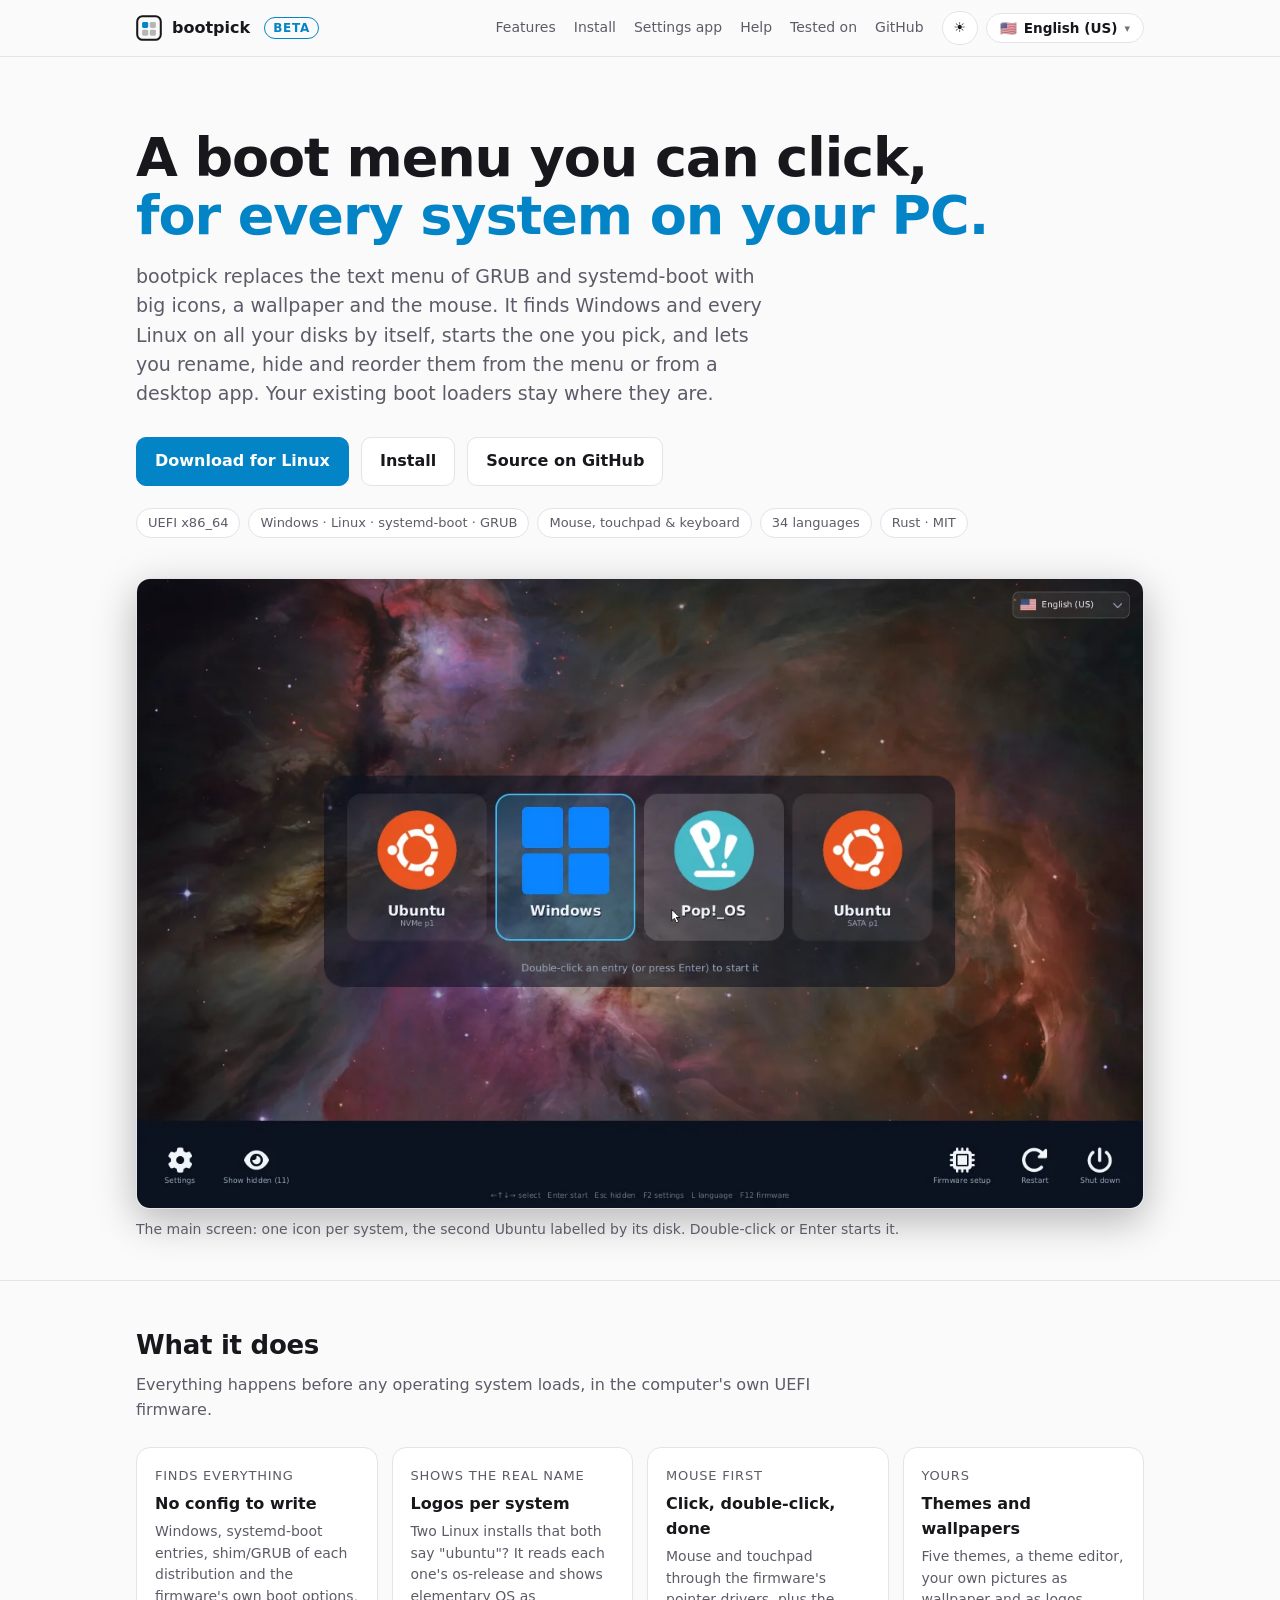
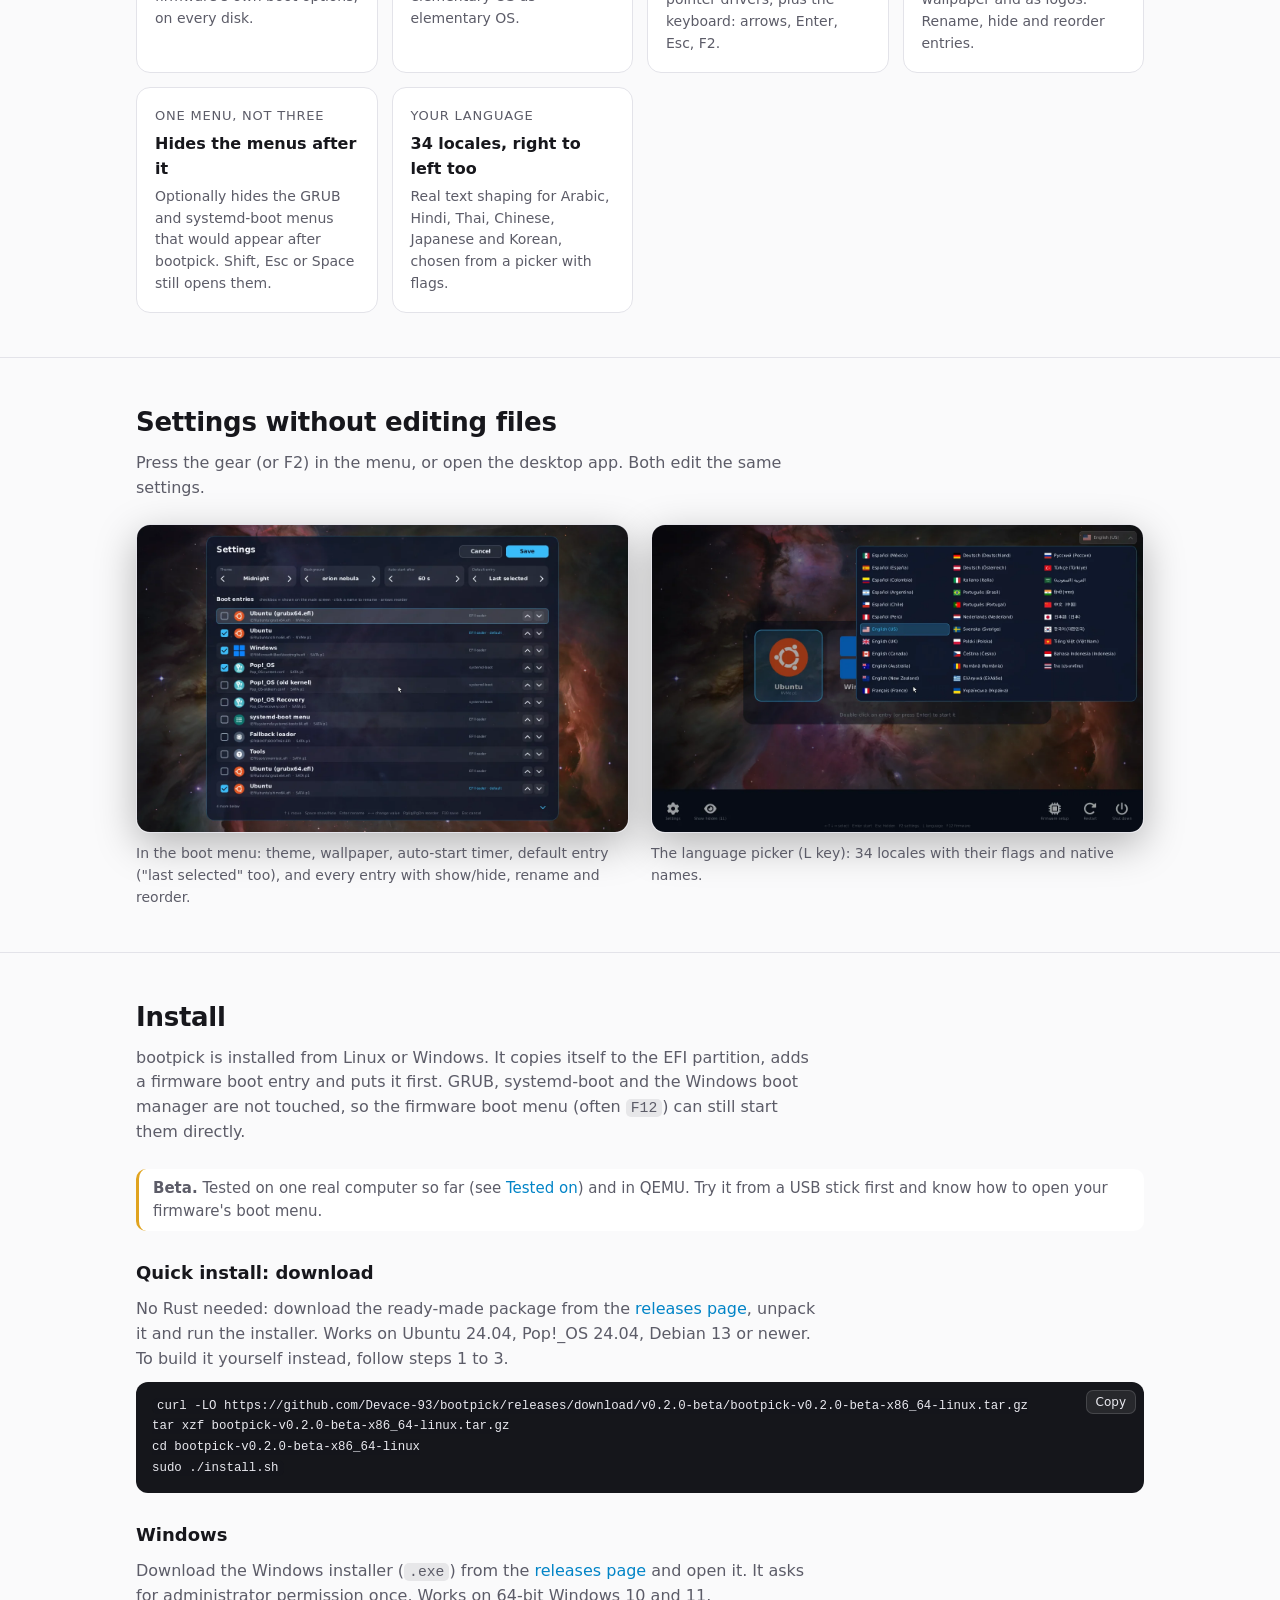
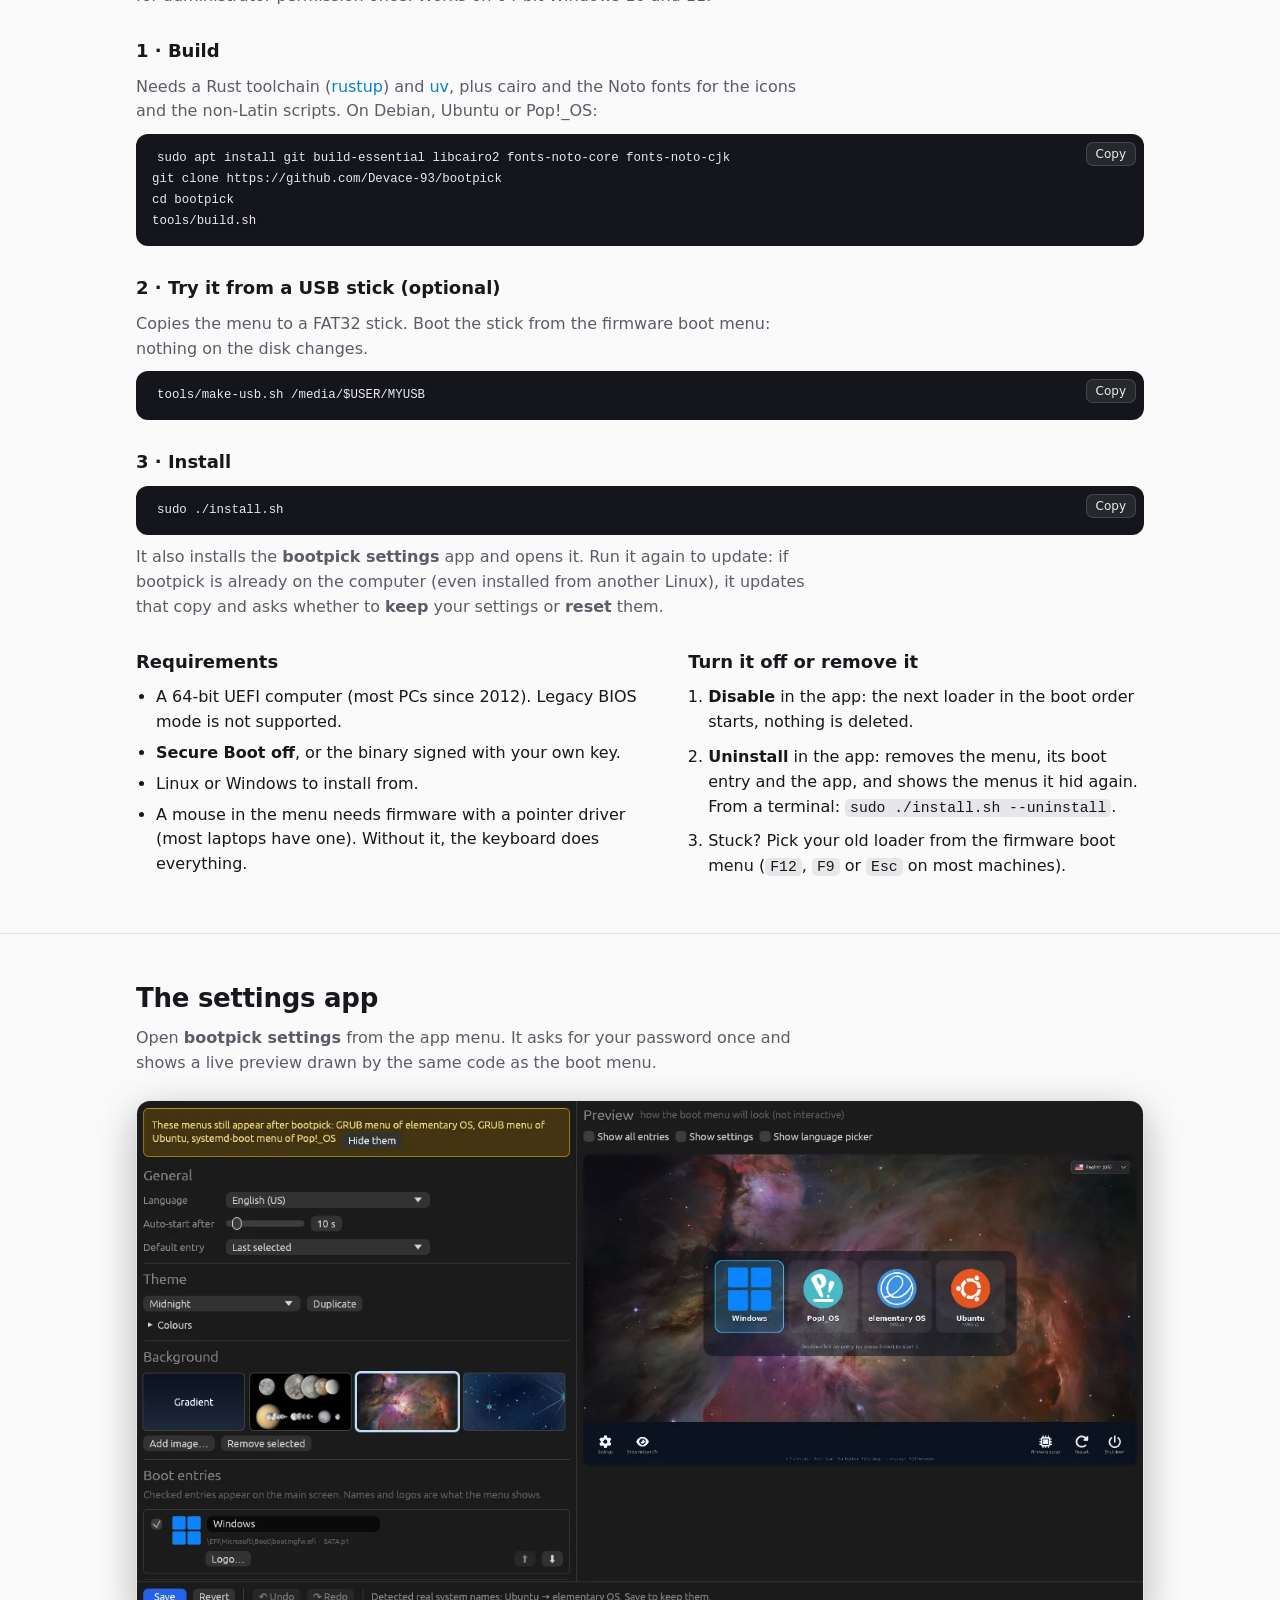
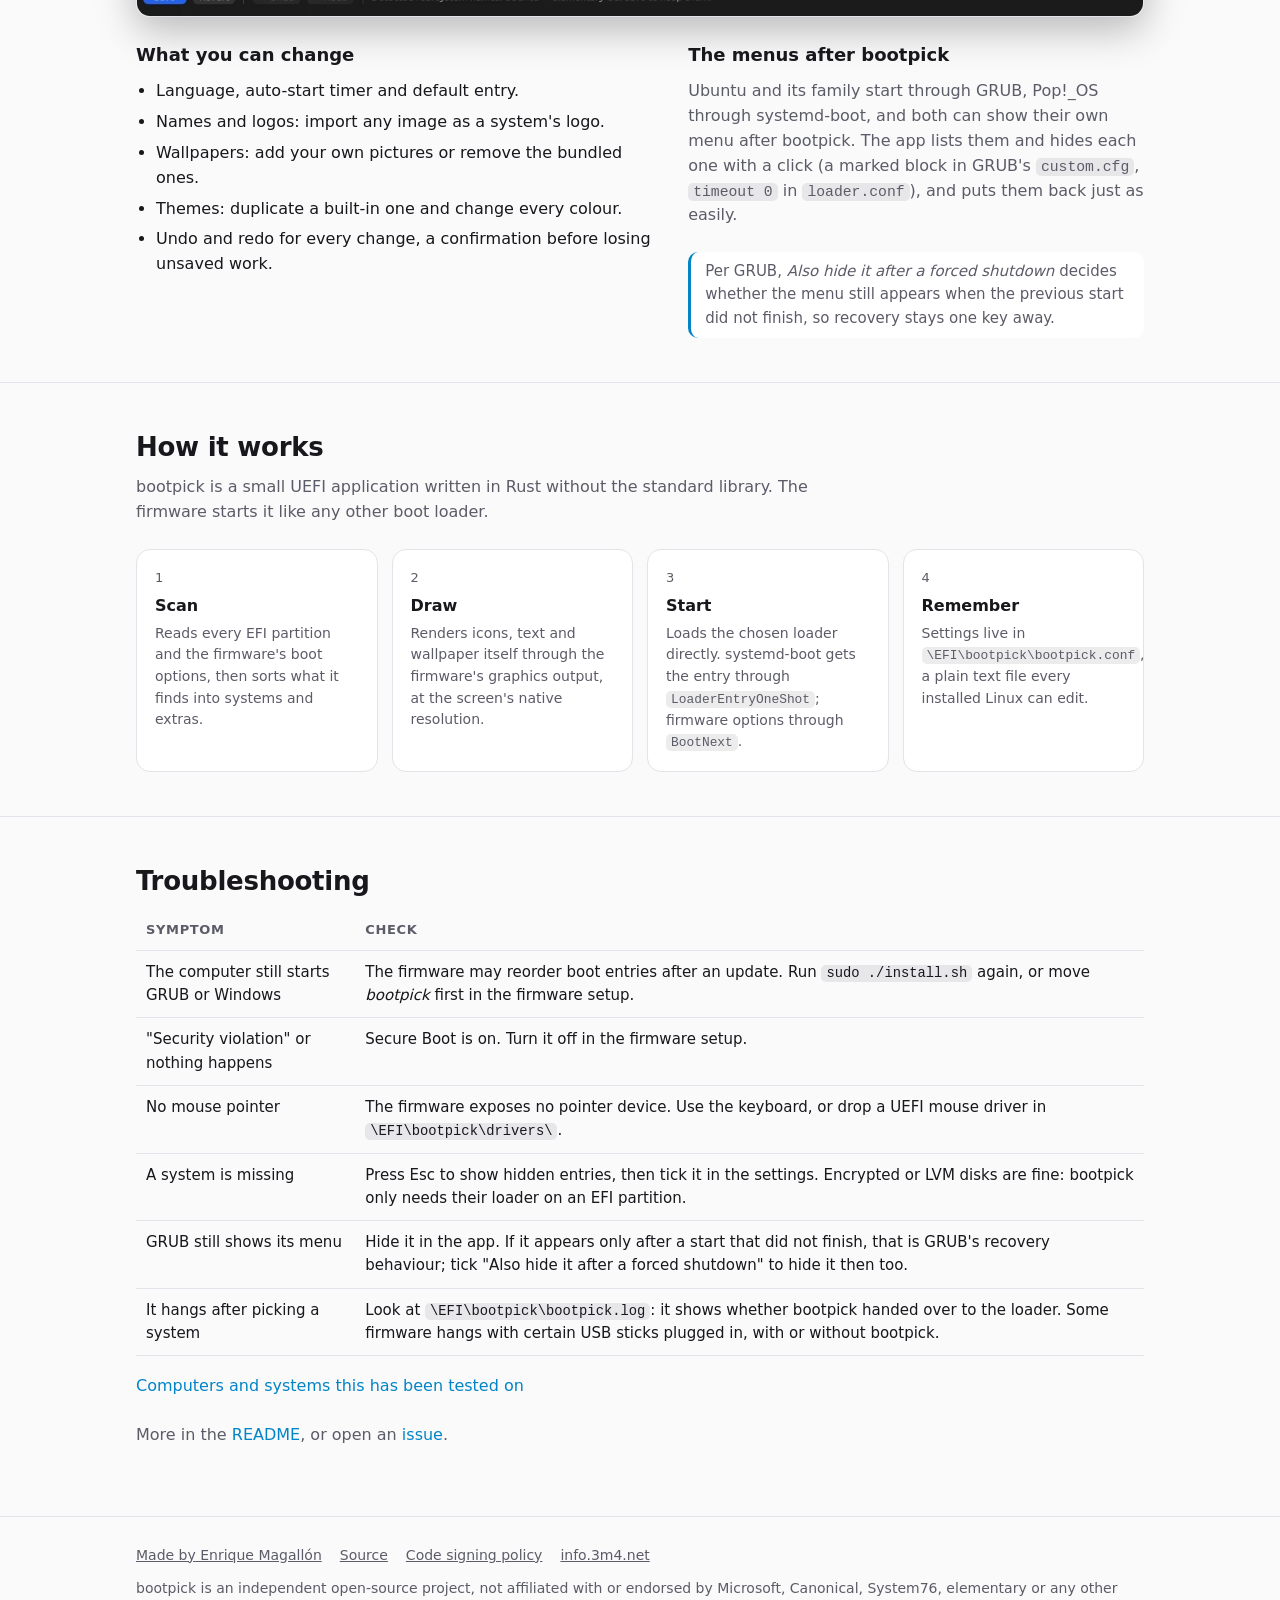
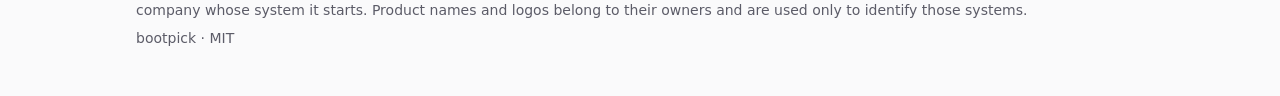
<file: site/index.html>
<!doctype html>
<html lang="en">
<head>
<meta charset="utf-8">
<meta name="viewport" content="width=device-width, initial-scale=1">
<title>bootpick — a boot menu you can click</title>
<meta name="description" content="bootpick is a mouse-driven, themeable UEFI boot menu for computers with several operating systems: big icons, wallpapers, 34 languages and a desktop settings app. Open source, written in Rust.">
<link rel="canonical" href="https://bootpick.3m4.net/">
<meta name="robots" content="index, follow">
<meta name="theme-color" content="#0284c7">
<meta property="og:type" content="website">
<meta property="og:site_name" content="bootpick">
<meta property="og:title" content="bootpick — a boot menu you can click">
<meta property="og:description" content="A mouse-driven, themeable UEFI boot menu for computers with several operating systems. Big icons, wallpapers, 34 languages, a desktop settings app.">
<meta property="og:url" content="https://bootpick.3m4.net/">
<meta property="og:image" content="https://bootpick.3m4.net/og-image.png">
<meta property="og:image:width" content="1200">
<meta property="og:image:height" content="630">
<meta name="twitter:card" content="summary_large_image">
<meta name="twitter:title" content="bootpick — a boot menu you can click">
<meta name="twitter:description" content="A mouse-driven, themeable UEFI boot menu for computers with several operating systems.">
<meta name="twitter:image" content="https://bootpick.3m4.net/og-image.png">
<link rel="icon" type="image/svg+xml" href="icon.svg">
<script>
  // Apply the saved theme override before first paint to avoid a flash.
  // Shared key with the other 3m4.net pages.
  try {
    const theme = localStorage.getItem('3m4.theme');
    if (theme === 'light' || theme === 'dark') document.documentElement.dataset.theme = theme;
  } catch (e) {}
</script>
<link rel="stylesheet" href="style.css">
<!-- retro feedback widget (bug reports, feedback, feature requests). The project key is public by design; it follows 3m4.theme / 3m4.lang. -->
<script src="https://retro.3m4.net/widget.js" data-project-key="retro_pub_j2QmjNJlqdsqKggZVrDSzuRmM9dBihtj" defer></script>
<!-- metrics web analytics (page views, visitors, referrers, devices; cookie-less). The project key is public by design. -->
<script src="https://metrics.3m4.net/m.js" data-key="metrics_pub_OiicdFxKsFjJmqiQndk4afrNDEcoHNZL" defer></script>
<!-- oops error tracking (uncaught errors, rejected promises, breadcrumbs). The project key is public by design. -->
<script src="https://oops.3m4.net/o.js" data-key="oops_pub_1VTlQ1X-vb_dtvJ0mjvNyHWsTnKVTIP7" data-env="production" defer></script>
<!-- payments "Buy me a beer" buttons (pay.js renders one button per tag into its data-mount; both share window.m4pay).
     The label is localized by i18n.js (key supportLabel): it rewrites data-label on these tags and pay.js re-renders on
     <html lang> changes. pay.js hides itself for viewers who are not allowed to donate, so the mounts may stay empty. -->
<script id="support-pay" src="https://payments.3m4.net/pay.js" data-app="bootpick" data-kind="donate" data-currency="usd" data-amount="500" data-label="Buy me a beer 🍺" data-mount="#support" defer></script>
<script id="support-pay-hero" src="https://payments.3m4.net/pay.js" data-app="bootpick" data-kind="donate" data-currency="usd" data-amount="500" data-label="Buy me a beer 🍺" data-mount="#support-hero" defer></script>
<!-- payments supporters list (footer): opted-in donors plus public GitHub sponsors. pay.js renders nothing while the list is empty. -->
<script id="supporters-pay" src="https://payments.3m4.net/pay.js" data-app="bootpick" data-kind="supporters" data-limit="24" data-label="Thanks to our supporters" data-mount="#supporters" defer></script>
</head>
<body>

<header class="top">
  <div class="wrap">
    <a class="brand" href="#">
      <svg viewBox="0 0 128 128" aria-hidden="true"><rect x="6" y="6" width="116" height="116" rx="26" fill="none" stroke="currentColor" stroke-width="10"/><rect x="30" y="34" width="30" height="30" rx="7" fill="var(--accent)"/><rect x="68" y="34" width="30" height="30" rx="7" fill="currentColor" opacity=".3"/><rect x="30" y="72" width="30" height="30" rx="7" fill="currentColor" opacity=".3"/><rect x="68" y="72" width="30" height="30" rx="7" fill="currentColor" opacity=".3"/></svg>
      bootpick <span class="beta">beta</span>
    </a>
    <nav>
      <a href="#features" class="hide-sm" data-i18n="navFeatures">Features</a>
      <a href="#install" class="hide-sm" data-i18n="navInstall">Install</a>
      <a href="#app" class="hide-sm" data-i18n="navApp">Settings app</a>
      <a href="#help" class="hide-sm" data-i18n="navHelp">Help</a>
      <a href="tested/" class="hide-sm" data-i18n="navTested">Tested on</a>
      <a href="https://github.com/Devace-93/bootpick" class="hide-sm">GitHub</a>
      <div class="top-controls">
        <button id="theme-toggle" type="button" aria-label="Theme">🌙</button>
        <div id="lang-sel"></div>
      </div>
    </nav>
  </div>
</header>

<main>
  <div class="wrap hero">
    <h1><span data-i18n="heroTitle">A boot menu you can click,</span><br><span class="accent" data-i18n="heroTitleAccent">for every system on your PC.</span></h1>
    <p class="lead" data-i18n="heroLede">
      bootpick replaces the text menu of GRUB and systemd-boot with big icons, a wallpaper and the mouse.
      It finds Windows and every Linux on all your disks by itself, starts the one you pick, and lets you rename,
      hide and reorder them from the menu or from a desktop app. Your existing boot loaders stay where they are.
    </p>
    <div class="cta">
      <a class="btn primary" href="#install" data-download data-i18n="ctaDownload">Download</a>
      <a class="btn" href="#install" data-i18n="ctaInstall">Install</a>
      <a class="btn" href="https://github.com/Devace-93/bootpick" data-i18n="ctaSource">Source on GitHub</a>
      <span id="support-hero"></span>
    </div>
    <div class="pills">
      <span class="pill">UEFI x86_64</span>
      <span class="pill">Windows · Linux · systemd-boot · GRUB</span>
      <span class="pill" data-i18n="pillMouse">Mouse, touchpad &amp; keyboard</span>
      <span class="pill" data-i18n="pillLangs">34 languages</span>
      <span class="pill">Rust · MIT</span>
    </div>
    <figure class="shot hero-shot">
      <img src="img/menu.webp" width="1280" height="800" alt="bootpick main screen: Ubuntu, Windows, Pop!_OS and a second Ubuntu as big icons over a nebula wallpaper" data-i18n-alt="altMenu">
      <figcaption data-i18n="capMenu">The main screen: one icon per system, the second Ubuntu labelled by its disk. Double-click or Enter starts it.</figcaption>
    </figure>
  </div>

  <section id="features">
    <div class="wrap">
      <h2 data-i18n="featuresTitle">What it does</h2>
      <p class="sub" data-i18n="featuresSub">Everything happens before any operating system loads, in the computer's own UEFI firmware.</p>
      <div class="grid">
        <div class="card"><div class="g" data-i18n="f1k">Finds everything</div><div class="r" data-i18n="f1r">No config to write</div><div class="n" data-i18n="f1n">Windows, systemd-boot entries, shim/GRUB of each distribution and the firmware's own boot options, on every disk.</div></div>
        <div class="card"><div class="g" data-i18n="f2k">Shows the real name</div><div class="r" data-i18n="f2r">Logos per system</div><div class="n" data-i18n="f2n">Two Linux installs that both say "ubuntu"? It reads each one's os-release and shows elementary OS as elementary OS.</div></div>
        <div class="card"><div class="g" data-i18n="f3k">Mouse first</div><div class="r" data-i18n="f3r">Click, double-click, done</div><div class="n" data-i18n="f3n">Mouse and touchpad through the firmware's pointer drivers, plus the keyboard: arrows, Enter, Esc, F2.</div></div>
        <div class="card"><div class="g" data-i18n="f4k">Yours</div><div class="r" data-i18n="f4r">Themes and wallpapers</div><div class="n" data-i18n="f4n">Five themes, a theme editor, your own pictures as wallpaper and as logos. Rename, hide and reorder entries.</div></div>
        <div class="card"><div class="g" data-i18n="f5k">One menu, not three</div><div class="r" data-i18n="f5r">Hides the menus after it</div><div class="n" data-i18n="f5n">Optionally hides the GRUB and systemd-boot menus that would appear after bootpick. Shift, Esc or Space still opens them.</div></div>
        <div class="card"><div class="g" data-i18n="f6k">Your language</div><div class="r" data-i18n="f6r">34 locales, right to left too</div><div class="n" data-i18n="f6n">Real text shaping for Arabic, Hindi, Thai, Chinese, Japanese and Korean, chosen from a picker with flags.</div></div>
      </div>
    </div>
  </section>

  <section id="screens">
    <div class="wrap">
      <h2 data-i18n="screensTitle">Settings without editing files</h2>
      <p class="sub" data-i18n="screensSub">Press the gear (or F2) in the menu, or open the desktop app. Both edit the same settings.</p>
      <div class="gallery">
        <figure class="shot">
          <img src="img/settings.webp" width="1280" height="800" loading="lazy" alt="Settings screen inside the boot menu with theme, background, timer and default entry pickers and the list of boot entries" data-i18n-alt="altSettings">
          <figcaption data-i18n="capSettings">In the boot menu: theme, wallpaper, auto-start timer, default entry ("last selected" too), and every entry with show/hide, rename and reorder.</figcaption>
        </figure>
        <figure class="shot">
          <img src="img/languages.webp" width="1280" height="800" loading="lazy" alt="Language picker with country flags over the boot menu" data-i18n-alt="altLangs">
          <figcaption data-i18n="capLangs">The language picker (L key): 34 locales with their flags and native names.</figcaption>
        </figure>
      </div>
    </div>
  </section>

  <section id="install">
    <div class="wrap">
      <h2 data-i18n="installTitle">Install</h2>
      <p class="sub" data-i18n-html="installSub">bootpick is installed from Linux or Windows. It copies itself to the EFI partition, adds a firmware boot entry and puts it first. GRUB, systemd-boot and the Windows boot manager are not touched, so the firmware boot menu (often <code>F12</code>) can still start them directly.</p>
      <div class="note warn" data-i18n-html="betaNote"><strong>Beta.</strong> Tested on one real computer so far (see <a href="tested/">Tested on</a>) and in QEMU. Try it from a USB stick first and know how to open your firmware's boot menu.</div>

      <h3 data-i18n="dlTitle">Quick install: download</h3>
      <p class="sub" style="margin-bottom:10px" data-i18n-html="dlSub">No Rust needed: download the ready-made package from the <a href="https://github.com/Devace-93/bootpick/releases">releases page</a>, unpack it and run the installer. Works on Ubuntu 24.04, Pop!_OS 24.04, Debian 13 or newer. To build it yourself instead, follow steps 1 to 3.</p>
      <pre><code>curl -LO https://github.com/Devace-93/bootpick/releases/download/v0.2.0-beta/bootpick-v0.2.0-beta-x86_64-linux.tar.gz
tar xzf bootpick-v0.2.0-beta-x86_64-linux.tar.gz
cd bootpick-v0.2.0-beta-x86_64-linux
sudo ./install.sh</code></pre>

      <h3>Windows</h3>
      <p class="sub" style="margin-bottom:10px" data-i18n-html="dlWinSub">Download the Windows installer (<code>.exe</code>) from the <a href="https://github.com/Devace-93/bootpick/releases">releases page</a> and open it. It asks for administrator permission once. Works on 64-bit Windows 10 and 11.</p>

      <h3 data-i18n="buildTitle">1 · Build</h3>
      <p class="sub" style="margin-bottom:10px" data-i18n-html="buildSub">Needs a Rust toolchain (<a href="https://rustup.rs">rustup</a>) and <a href="https://docs.astral.sh/uv/">uv</a>, plus cairo and the Noto fonts for the icons and the non-Latin scripts. On Debian, Ubuntu or Pop!_OS:</p>
      <pre><code>sudo apt install git build-essential libcairo2 fonts-noto-core fonts-noto-cjk
git clone https://github.com/Devace-93/bootpick
cd bootpick
tools/build.sh</code></pre>

      <h3 data-i18n="usbTitle">2 · Try it from a USB stick (optional)</h3>
      <p class="sub" style="margin-bottom:10px" data-i18n-html="usbSub">Copies the menu to a FAT32 stick. Boot the stick from the firmware boot menu: nothing on the disk changes.</p>
      <pre><code>tools/make-usb.sh /media/$USER/MYUSB</code></pre>

      <h3 data-i18n="installStepTitle">3 · Install</h3>
      <pre><code>sudo ./install.sh</code></pre>
      <p class="sub" style="margin-top:10px" data-i18n-html="installStepSub">It also installs the <strong>bootpick settings</strong> app and opens it. Run it again to update: if bootpick is already on the computer (even installed from another Linux), it updates that copy and asks whether to <strong>keep</strong> your settings or <strong>reset</strong> them.</p>

      <div class="two" style="margin-top:28px">
        <div>
          <h3 style="margin-top:0" data-i18n="reqTitle">Requirements</h3>
          <ul class="plain">
            <li data-i18n="req1">A 64-bit UEFI computer (most PCs since 2012). Legacy BIOS mode is not supported.</li>
            <li data-i18n-html="req2"><strong>Secure Boot off</strong>, or the binary signed with your own key.</li>
            <li data-i18n="req3">Linux or Windows to install from.</li>
            <li data-i18n="req4">A mouse in the menu needs firmware with a pointer driver (most laptops have one). Without it, the keyboard does everything.</li>
          </ul>
        </div>
        <div>
          <h3 style="margin-top:0" data-i18n="removeTitle">Turn it off or remove it</h3>
          <ol class="steps">
            <li data-i18n-html="rm1"><strong>Disable</strong> in the app: the next loader in the boot order starts, nothing is deleted.</li>
            <li data-i18n-html="rm2"><strong>Uninstall</strong> in the app: removes the menu, its boot entry and the app, and shows the menus it hid again. From a terminal: <code>sudo ./install.sh --uninstall</code>.</li>
            <li data-i18n-html="rm3">Stuck? Pick your old loader from the firmware boot menu (<code>F12</code>, <code>F9</code> or <code>Esc</code> on most machines).</li>
          </ol>
        </div>
      </div>
    </div>
  </section>

  <section id="app">
    <div class="wrap">
      <h2 data-i18n="appTitle">The settings app</h2>
      <p class="sub" data-i18n-html="appSub">Open <strong>bootpick settings</strong> from the app menu. It asks for your password once and shows a live preview drawn by the same code as the boot menu.</p>
      <figure class="shot">
        <img src="img/app.webp" width="1280" height="656" loading="lazy" alt="bootpick settings desktop app with general settings, theme, backgrounds and boot entries on the left and a live preview of the menu on the right" data-i18n-alt="altApp">
      </figure>
      <div class="two" style="margin-top:24px">
        <div>
          <h3 style="margin-top:0" data-i18n="whatTitle">What you can change</h3>
          <ul class="plain">
            <li data-i18n="w1">Language, auto-start timer and default entry.</li>
            <li data-i18n="w2">Names and logos: import any image as a system's logo.</li>
            <li data-i18n="w3">Wallpapers: add your own pictures or remove the bundled ones.</li>
            <li data-i18n="w4">Themes: duplicate a built-in one and change every colour.</li>
            <li data-i18n="w5">Undo and redo for every change, a confirmation before losing unsaved work.</li>
          </ul>
        </div>
        <div>
          <h3 style="margin-top:0" data-i18n="menusTitle">The menus after bootpick</h3>
          <p class="sub" data-i18n-html="menusSub">Ubuntu and its family start through GRUB, Pop!_OS through systemd-boot, and both can show their own menu after bootpick. The app lists them and hides each one with a click (a marked block in GRUB's <code>custom.cfg</code>, <code>timeout 0</code> in <code>loader.conf</code>), and puts them back just as easily.</p>
          <div class="note" data-i18n-html="menusNote">Per GRUB, <em>Also hide it after a forced shutdown</em> decides whether the menu still appears when the previous start did not finish, so recovery stays one key away.</div>
        </div>
      </div>
    </div>
  </section>

  <section id="how">
    <div class="wrap">
      <h2 data-i18n="howTitle">How it works</h2>
      <p class="sub" data-i18n="howSub">bootpick is a small UEFI application written in Rust without the standard library. The firmware starts it like any other boot loader.</p>
      <div class="grid">
        <div class="card"><div class="g">1</div><div class="r" data-i18n="h1r">Scan</div><div class="n" data-i18n="h1n">Reads every EFI partition and the firmware's boot options, then sorts what it finds into systems and extras.</div></div>
        <div class="card"><div class="g">2</div><div class="r" data-i18n="h2r">Draw</div><div class="n" data-i18n="h2n">Renders icons, text and wallpaper itself through the firmware's graphics output, at the screen's native resolution.</div></div>
        <div class="card"><div class="g">3</div><div class="r" data-i18n="h3r">Start</div><div class="n" data-i18n-html="h3n">Loads the chosen loader directly. systemd-boot gets the entry through <code>LoaderEntryOneShot</code>; firmware options through <code>BootNext</code>.</div></div>
        <div class="card"><div class="g">4</div><div class="r" data-i18n="h4r">Remember</div><div class="n" data-i18n-html="h4n">Settings live in <code>\EFI\bootpick\bootpick.conf</code>, a plain text file every installed Linux can edit.</div></div>
      </div>
    </div>
  </section>

  <section id="help">
    <div class="wrap">
      <h2 data-i18n="helpTitle">Troubleshooting</h2>
      <div class="tbl">
        <table>
          <tr><th data-i18n="thSymptom">Symptom</th><th data-i18n="thCheck">Check</th></tr>
          <tr><td data-i18n="s1">The computer still starts GRUB or Windows</td><td data-i18n-html="c1">The firmware may reorder boot entries after an update. Run <code>sudo ./install.sh</code> again, or move <em>bootpick</em> first in the firmware setup.</td></tr>
          <tr><td data-i18n="s2">"Security violation" or nothing happens</td><td data-i18n="c2">Secure Boot is on. Turn it off in the firmware setup.</td></tr>
          <tr><td data-i18n="s3">No mouse pointer</td><td data-i18n-html="c3">The firmware exposes no pointer device. Use the keyboard, or drop a UEFI mouse driver in <code>\EFI\bootpick\drivers\</code>.</td></tr>
          <tr><td data-i18n="s4">A system is missing</td><td data-i18n="c4">Press Esc to show hidden entries, then tick it in the settings. Encrypted or LVM disks are fine: bootpick only needs their loader on an EFI partition.</td></tr>
          <tr><td data-i18n="s5">GRUB still shows its menu</td><td data-i18n="c5">Hide it in the app. If it appears only after a start that did not finish, that is GRUB's recovery behaviour; tick "Also hide it after a forced shutdown" to hide it then too.</td></tr>
          <tr><td data-i18n="s6">It hangs after picking a system</td><td data-i18n-html="c6">Look at <code>\EFI\bootpick\bootpick.log</code>: it shows whether bootpick handed over to the loader. Some firmware hangs with certain USB sticks plugged in, with or without bootpick.</td></tr>
        </table>
      </div>
      <p class="sub" style="margin-top:18px"><a href="tested/" data-i18n="testedLink">Computers and systems this has been tested on</a></p>
      <p class="sub" style="margin-top:18px" data-i18n-html="helpMore">More in the <a href="https://github.com/Devace-93/bootpick#troubleshooting">README</a>, or open an <a href="https://github.com/Devace-93/bootpick/issues">issue</a>.</p>
    </div>
  </section>
</main>

<footer>
  <div class="wrap">
    <div id="supporters"></div>
    <div id="support"></div>
    <p class="links">
      <a href="https://www.linkedin.com/in/enrique-magallon/" target="_blank" rel="noopener noreferrer"><span data-i18n="madeBy">Made by</span> Enrique Magallón</a>
      <a href="https://github.com/Devace-93/bootpick" data-i18n="source">Source</a>
      <a href="code-signing-policy.html">Code signing policy</a>
      <a href="https://info.3m4.net">info.3m4.net</a>
    </p>
    <p data-i18n="disclaimer">bootpick is an independent open-source project, not affiliated with or endorsed by Microsoft, Canonical, System76, elementary or any other company whose system it starts. Product names and logos belong to their owners and are used only to identify those systems.</p>
    <p>bootpick · MIT</p>
  </div>
</footer>

<script src="i18n.js"></script>
<script src="download.js"></script>
<script>
  // Copy buttons
  document.querySelectorAll('pre').forEach(pre => {
    const b = document.createElement('button');
    b.className = 'copy'; b.type = 'button'; b.textContent = 'Copy';
    b.addEventListener('click', async () => {
      try {
        await navigator.clipboard.writeText(pre.querySelector('code').innerText);
        b.textContent = BootpickI18n.t('copied'); b.classList.add('done');
        setTimeout(() => { b.textContent = BootpickI18n.t('copy'); b.classList.remove('done'); }, 1500);
      } catch (e) { b.textContent = 'Select & copy'; }
    });
    pre.appendChild(b);
  });

  BootpickI18n.init();
</script>
</body>
</html>
</file>
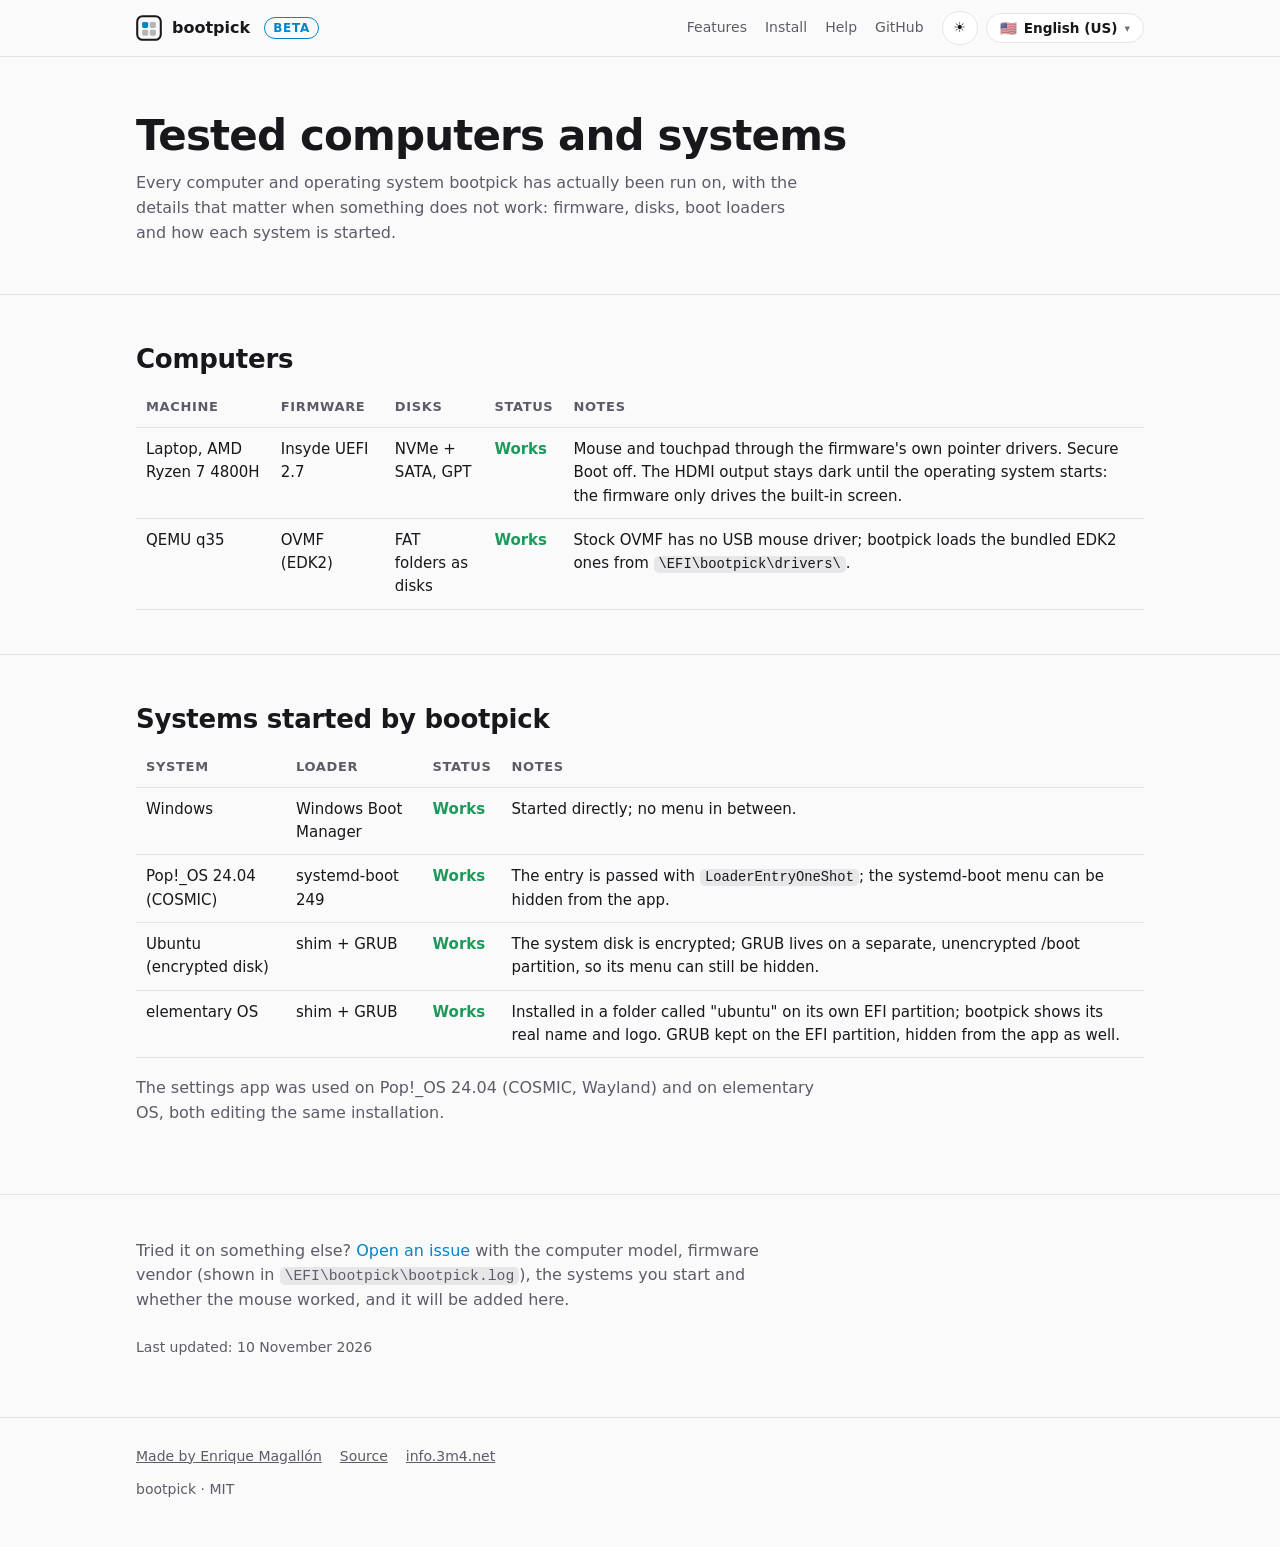
<file: site/tested/index.html>
<!doctype html>
<html lang="en" data-page="tested">
<head>
<meta charset="utf-8">
<meta name="viewport" content="width=device-width, initial-scale=1">
<title>bootpick — Tested computers and systems</title>
<meta name="description" content="Computers, firmware and operating systems bootpick has been tested on: firmware vendor, disks, boot loaders and results.">
<link rel="canonical" href="https://bootpick.3m4.net/tested/">
<meta name="robots" content="index, follow">
<meta name="theme-color" content="#0284c7">
<meta property="og:type" content="website">
<meta property="og:site_name" content="bootpick">
<meta property="og:title" content="bootpick — Tested computers and systems">
<meta property="og:description" content="Computers, firmware and operating systems bootpick has been tested on.">
<meta property="og:url" content="https://bootpick.3m4.net/tested/">
<meta property="og:image" content="https://bootpick.3m4.net/og-image.png">
<meta name="twitter:card" content="summary_large_image">
<link rel="icon" type="image/svg+xml" href="../icon.svg">
<script>
  // Apply the saved theme override before first paint to avoid a flash.
  try {
    const theme = localStorage.getItem('3m4.theme');
    if (theme === 'light' || theme === 'dark') document.documentElement.dataset.theme = theme;
  } catch (e) {}
</script>
<link rel="stylesheet" href="../style.css">
<style>
  .page { padding-top: 56px; padding-bottom: 24px; }
  .page h1 { font-size: clamp(28px, 4.5vw, 42px); line-height: 1.1; margin: 0 0 12px; letter-spacing: -0.02em; }
  .ok { color: var(--ok); font-weight: 600; white-space: nowrap; }
  .meta { color: var(--fg-muted); font-size: 14px; }
</style>
<script src="https://metrics.3m4.net/m.js" data-key="metrics_pub_OiicdFxKsFjJmqiQndk4afrNDEcoHNZL" defer></script>
<script src="https://oops.3m4.net/o.js" data-key="oops_pub_1VTlQ1X-vb_dtvJ0mjvNyHWsTnKVTIP7" data-env="production" defer></script>
</head>
<body>
<header class="top">
  <div class="wrap">
    <a class="brand" href="../">
      <svg viewBox="0 0 128 128" aria-hidden="true"><rect x="6" y="6" width="116" height="116" rx="26" fill="none" stroke="currentColor" stroke-width="10"/><rect x="30" y="34" width="30" height="30" rx="7" fill="var(--accent)"/><rect x="68" y="34" width="30" height="30" rx="7" fill="currentColor" opacity=".3"/><rect x="30" y="72" width="30" height="30" rx="7" fill="currentColor" opacity=".3"/><rect x="68" y="72" width="30" height="30" rx="7" fill="currentColor" opacity=".3"/></svg>
      bootpick <span class="beta">beta</span>
    </a>
    <nav>
      <a href="../#features" class="hide-sm" data-i18n="navFeatures">Features</a>
      <a href="../#install" class="hide-sm" data-i18n="navInstall">Install</a>
      <a href="../#help" class="hide-sm" data-i18n="navHelp">Help</a>
      <a href="https://github.com/Devace-93/bootpick" class="hide-sm">GitHub</a>
      <div class="top-controls">
        <button id="theme-toggle" type="button" aria-label="Theme">🌙</button>
        <div id="lang-sel"></div>
      </div>
    </nav>
  </div>
</header>

<main>
  <div class="wrap page">
    <h1 data-i18n="testedTitle">Tested computers and systems</h1>
    <p class="sub" data-i18n="testedLede">Every computer and operating system bootpick has actually been run on, with the details that matter when something does not work: firmware, disks, boot loaders and how each system is started.</p>
  </div>

  <section>
    <div class="wrap">
      <h2 data-i18n="testedMachines">Computers</h2>
      <div class="tbl">
        <table>
          <tr><th data-i18n="thMachine">Machine</th><th data-i18n="thFirmware">Firmware</th><th data-i18n="thDisks">Disks</th><th data-i18n="thStatus">Status</th><th data-i18n="thNotes">Notes</th></tr>
          <tr><td data-i18n="mLaptop">Laptop, AMD Ryzen 7 4800H</td><td>Insyde UEFI 2.7</td><td>NVMe + SATA, GPT</td><td class="ok" data-i18n="stWorks">Works</td><td data-i18n-html="nLaptop">Mouse and touchpad through the firmware's own pointer drivers. Secure Boot off. The HDMI output stays dark until the operating system starts: the firmware only drives the built-in screen.</td></tr>
          <tr><td>QEMU q35</td><td>OVMF (EDK2)</td><td data-i18n="dQemu">FAT folders as disks</td><td class="ok" data-i18n="stWorks">Works</td><td data-i18n-html="nQemu">Stock OVMF has no USB mouse driver; bootpick loads the bundled EDK2 ones from <code>\EFI\bootpick\drivers\</code>.</td></tr>
        </table>
      </div>
    </div>
  </section>

  <section>
    <div class="wrap">
      <h2 data-i18n="testedSystems">Systems started by bootpick</h2>
      <div class="tbl">
        <table>
          <tr><th data-i18n="thSystem">System</th><th data-i18n="thLoader">Loader</th><th data-i18n="thStatus">Status</th><th data-i18n="thNotes">Notes</th></tr>
          <tr><td>Windows</td><td>Windows Boot Manager</td><td class="ok" data-i18n="stWorks">Works</td><td data-i18n="nWindows">Started directly; no menu in between.</td></tr>
          <tr><td>Pop!_OS 24.04 (COSMIC)</td><td>systemd-boot 249</td><td class="ok" data-i18n="stWorks">Works</td><td data-i18n-html="nPop">The entry is passed with <code>LoaderEntryOneShot</code>; the systemd-boot menu can be hidden from the app.</td></tr>
          <tr><td data-i18n="sysUbuntu">Ubuntu (encrypted disk)</td><td>shim + GRUB</td><td class="ok" data-i18n="stWorks">Works</td><td data-i18n="nUbuntu">The system disk is encrypted; GRUB lives on a separate, unencrypted /boot partition, so its menu can still be hidden.</td></tr>
          <tr><td>elementary OS</td><td>shim + GRUB</td><td class="ok" data-i18n="stWorks">Works</td><td data-i18n="nElementary">Installed in a folder called "ubuntu" on its own EFI partition; bootpick shows its real name and logo. GRUB kept on the EFI partition, hidden from the app as well.</td></tr>
        </table>
      </div>
      <p class="sub" style="margin-top:18px" data-i18n="testedApp">The settings app was used on Pop!_OS 24.04 (COSMIC, Wayland) and on elementary OS, both editing the same installation.</p>
    </div>
  </section>

  <section>
    <div class="wrap">
      <p class="sub" data-i18n-html="testedMore">Tried it on something else? <a href="https://github.com/Devace-93/bootpick/issues/new">Open an issue</a> with the computer model, firmware vendor (shown in <code>\EFI\bootpick\bootpick.log</code>), the systems you start and whether the mouse worked, and it will be added here.</p>
      <p class="meta" data-i18n="testedUpdated">Last updated: 10 November 2026</p>
    </div>
  </section>
</main>

<footer>
  <div class="wrap">
    <p class="links">
      <a href="https://www.linkedin.com/in/enrique-magallon/" target="_blank" rel="noopener noreferrer"><span data-i18n="madeBy">Made by</span> Enrique Magallón</a>
      <a href="https://github.com/Devace-93/bootpick" data-i18n="source">Source</a>
      <a href="https://info.3m4.net">info.3m4.net</a>
    </p>
    <p>bootpick · MIT</p>
  </div>
</footer>

<script src="../i18n.js"></script>
<script>BootpickI18n.init();</script>
</body>
</html>
</file>
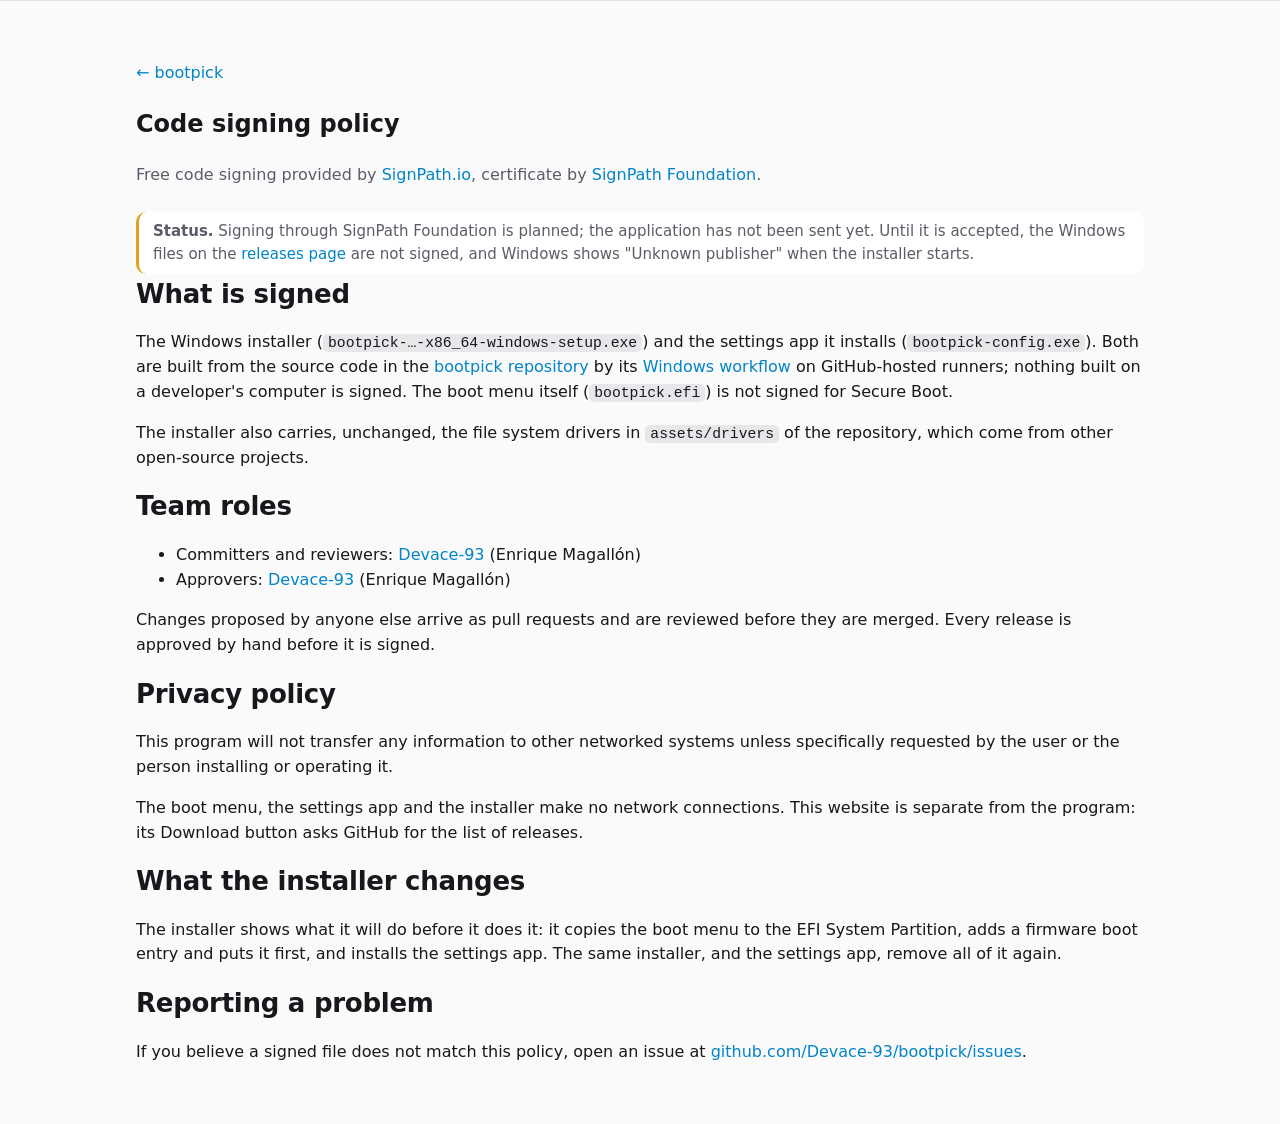
<file: site/code-signing-policy.html>
<!doctype html>
<html lang="en">
<head>
<meta charset="utf-8">
<meta name="viewport" content="width=device-width, initial-scale=1">
<title>Code signing policy — bootpick</title>
<meta name="description" content="How the Windows releases of bootpick are built and signed, who is responsible, and what the program does with your data.">
<link rel="canonical" href="https://bootpick.3m4.net/code-signing-policy.html">
<meta name="theme-color" content="#0284c7">
<link rel="icon" type="image/svg+xml" href="icon.svg">
<script>
  try {
    const theme = localStorage.getItem('3m4.theme');
    if (theme === 'light' || theme === 'dark') document.documentElement.dataset.theme = theme;
  } catch (e) {}
</script>
<link rel="stylesheet" href="style.css">
</head>
<body>
<main>
  <section>
    <div class="wrap">
      <p><a href="./">← bootpick</a></p>
      <h1>Code signing policy</h1>
      <p class="sub">Free code signing provided by <a href="https://signpath.io">SignPath.io</a>, certificate by <a href="https://signpath.org">SignPath Foundation</a>.</p>
      <div class="note warn"><strong>Status.</strong> Signing through SignPath Foundation is planned; the application has not been sent yet. Until it is accepted, the Windows files on the <a href="https://github.com/Devace-93/bootpick/releases">releases page</a> are not signed, and Windows shows "Unknown publisher" when the installer starts.</div>

      <h2>What is signed</h2>
      <p>The Windows installer (<code>bootpick-…-x86_64-windows-setup.exe</code>) and the settings app it installs (<code>bootpick-config.exe</code>). Both are built from the source code in the <a href="https://github.com/Devace-93/bootpick">bootpick repository</a> by its <a href="https://github.com/Devace-93/bootpick/actions/workflows/windows.yml">Windows workflow</a> on GitHub-hosted runners; nothing built on a developer's computer is signed. The boot menu itself (<code>bootpick.efi</code>) is not signed for Secure Boot.</p>
      <p>The installer also carries, unchanged, the file system drivers in <code>assets/drivers</code> of the repository, which come from other open-source projects.</p>

      <h2>Team roles</h2>
      <ul>
        <li>Committers and reviewers: <a href="https://github.com/Devace-93">Devace-93</a> (Enrique Magallón)</li>
        <li>Approvers: <a href="https://github.com/Devace-93">Devace-93</a> (Enrique Magallón)</li>
      </ul>
      <p>Changes proposed by anyone else arrive as pull requests and are reviewed before they are merged. Every release is approved by hand before it is signed.</p>

      <h2>Privacy policy</h2>
      <p>This program will not transfer any information to other networked systems unless specifically requested by the user or the person installing or operating it.</p>
      <p>The boot menu, the settings app and the installer make no network connections. This website is separate from the program: its Download button asks GitHub for the list of releases.</p>

      <h2>What the installer changes</h2>
      <p>The installer shows what it will do before it does it: it copies the boot menu to the EFI System Partition, adds a firmware boot entry and puts it first, and installs the settings app. The same installer, and the settings app, remove all of it again.</p>

      <h2>Reporting a problem</h2>
      <p>If you believe a signed file does not match this policy, open an issue at <a href="https://github.com/Devace-93/bootpick/issues">github.com/Devace-93/bootpick/issues</a>.</p>
    </div>
  </section>
</main>
</body>
</html>
</file>
<file: site/style.css>
/* bootpick site styles, shared by index.html and tested/index.html (same base as mouse.3m4.net). */
  :root {
    --bg: #fafafb;
    --bg-elev: #ffffff;
    --surface-hover: #f0f0f5;
    --fg: #17171c;
    --fg-muted: #5c5c68;
    --line: #e3e3e9;
    --accent: #0284c7;
    --accent-fg: #ffffff;
    --code-bg: #15161b;
    --code-fg: #e9e9ef;
    --ok: #1d9a5b;
    --max: 1040px;
    color-scheme: light;
  }
  @media (prefers-color-scheme: dark) {
    :root:not([data-theme="light"]) {
      --bg: #0f1014;
      --bg-elev: #17181e;
      --surface-hover: #1e2028;
      --fg: #ececf1;
      --fg-muted: #a0a0ad;
      --line: #2a2b33;
      --accent: #38bdf8;
      --accent-fg: #0b1220;
      --code-bg: #07080b;
      --code-fg: #e7e7ee;
      color-scheme: dark;
    }
  }
  :root[data-theme="dark"] {
    --bg: #0f1014; --bg-elev: #17181e; --surface-hover: #1e2028; --fg: #ececf1; --fg-muted: #a0a0ad;
    --line: #2a2b33; --accent: #38bdf8; --accent-fg: #0b1220;
    --code-bg: #07080b; --code-fg: #e7e7ee;
    color-scheme: dark;
  }
  * { box-sizing: border-box; }
  html { scroll-behavior: smooth; }
  body {
    margin: 0; background: var(--bg); color: var(--fg);
    font: 16px/1.55 system-ui, -apple-system, "Segoe UI", Roboto, Cantarell, "Noto Sans", sans-serif;
    -webkit-font-smoothing: antialiased;
  }
  a { color: var(--accent); text-decoration: none; }
  a:hover { text-decoration: underline; }
  .wrap { max-width: var(--max); margin: 0 auto; padding: 0 16px; }
  header.top {
    position: sticky; top: 0; z-index: 10; backdrop-filter: blur(10px);
    background: color-mix(in srgb, var(--bg) 82%, transparent);
    border-bottom: 1px solid var(--line);
  }
  header.top .wrap { display: flex; align-items: center; gap: 16px; height: 56px; }
  .brand { display: flex; align-items: center; gap: 10px; font-weight: 700; color: var(--fg); }
  .brand svg { width: 26px; height: 26px; }
  nav { margin-inline-start: auto; display: flex; gap: 18px; font-size: 14px; align-items: center; }
  nav a { color: var(--fg-muted); }
  nav a:hover { color: var(--fg); text-decoration: none; }
  .top-controls { display: flex; align-items: center; gap: 8px; }
  @media (max-width: 760px) { nav .hide-sm { display: none; } }

  /* Theme toggle + language selector, same look as the other 3m4.net pages. */
  #theme-toggle {
    display: flex; align-items: center; background: var(--bg-elev); border: 1px solid var(--line);
    color: var(--fg); border-radius: 999px; padding: 6px 11px; font-size: 0.85rem; line-height: 1.4;
    cursor: pointer; font-family: inherit;
  }
  #theme-toggle:hover { background: var(--surface-hover); border-color: var(--accent); }
  .lang-sel { position: relative; }
  .lang-sel > button {
    display: flex; align-items: center; gap: 7px;
    background: var(--bg-elev); border: 1px solid var(--line);
    color: var(--fg); border-radius: 999px; padding: 6px 13px;
    font-weight: 600; cursor: pointer; font-size: 0.85rem; font-family: inherit;
  }
  .lang-sel > button:hover { background: var(--surface-hover); border-color: var(--accent); }
  .lang-sel > button .caret { opacity: 0.6; font-size: 0.8em; }
  @media (max-width: 640px) { .lang-sel > button .lname { display: none; } }
  .lang-sel .panel {
    position: absolute; top: calc(100% + 8px); inset-inline-end: 0; z-index: 60;
    background: var(--bg-elev); border: 1px solid var(--line); border-radius: 12px;
    padding: 8px; min-width: 230px;
    box-shadow: 0 8px 24px rgba(0, 0, 0, 0.35);
  }
  .lang-sel .panel input {
    width: 100%; box-sizing: border-box; margin-bottom: 8px;
    background: var(--bg); border: 1px solid var(--line);
    border-radius: 8px; color: var(--fg); padding: 6px 10px;
    font-size: 0.92em; font-family: inherit;
  }
  .lang-sel .panel input::placeholder { color: var(--fg-muted); }
  .lang-sel .list { max-height: 288px; overflow-y: auto; }
  .lang-sel .list button {
    display: flex; align-items: center; gap: 9px; width: 100%;
    background: none; border: none; color: var(--fg); cursor: pointer;
    padding: 7px 10px; border-radius: 8px; font-size: 0.92em; text-align: start;
    font-family: inherit;
  }
  .lang-sel .list button:hover { background: var(--surface-hover); }
  .lang-sel .list button.active { background: color-mix(in srgb, var(--accent) 22%, transparent); }

  .hero { padding-top: 72px; padding-bottom: 40px; }  /* keep .wrap's side gutter */
  .hero h1 { font-size: clamp(32px, 5.5vw, 54px); line-height: 1.08; margin: 0 0 16px; letter-spacing: -0.02em; }
  .hero h1 span.accent { color: var(--accent); }
  .hero p.lead { font-size: 19px; color: var(--fg-muted); max-width: 640px; margin: 0 0 28px; }
  .cta { display: flex; gap: 12px; flex-wrap: wrap; align-items: center; }
  .btn {
    display: inline-flex; align-items: center; gap: 8px; padding: 11px 18px; border-radius: 10px;
    font-weight: 600; border: 1px solid var(--line); background: var(--bg-elev); color: var(--fg);
  }
  .btn:hover { text-decoration: none; border-color: var(--fg-muted); }
  .btn.primary { background: var(--accent); color: var(--accent-fg); border-color: var(--accent); }
  .btn.primary:hover { filter: brightness(1.08); }
  .pills { display: flex; gap: 8px; flex-wrap: wrap; margin-top: 22px; }
  .pill { font-size: 13px; color: var(--fg-muted); border: 1px solid var(--line); border-radius: 999px; padding: 4px 11px; background: var(--bg-elev); }

  section { padding: 44px 0; border-top: 1px solid var(--line); }
  h2 { font-size: 26px; margin: 0 0 8px; letter-spacing: -0.01em; }
  .sub { color: var(--fg-muted); margin: 0 0 24px; max-width: 680px; }
  h3 { font-size: 18px; margin: 28px 0 10px; }

  .grid { display: grid; gap: 14px; grid-template-columns: repeat(auto-fit, minmax(230px, 1fr)); }
  .card { background: var(--bg-elev); border: 1px solid var(--line); border-radius: 14px; padding: 18px; }
  .card .g { font-size: 13px; color: var(--fg-muted); text-transform: uppercase; letter-spacing: .06em; margin-bottom: 6px; }
  .card .r { font-weight: 600; }
  .card .n { color: var(--fg-muted); font-size: 14px; margin-top: 4px; }

  pre {
    position: relative; margin: 0; background: var(--code-bg); color: var(--code-fg);
    border-radius: 12px; padding: 14px 52px 14px 16px; overflow-x: auto; direction: ltr; text-align: left;
    font: 13.5px/1.55 ui-monospace, SFMono-Regular, Menlo, Consolas, "Liberation Mono", monospace;
  }
  pre + pre, .step + .step { margin-top: 10px; }
  code { font-family: ui-monospace, SFMono-Regular, Menlo, Consolas, "Liberation Mono", monospace; direction: ltr; unicode-bidi: embed; }
  p code, li code, td code, div code { background: color-mix(in srgb, var(--fg) 8%, transparent); padding: 1px 5px; border-radius: 5px; font-size: 0.92em; }
  .copy {
    position: absolute; top: 8px; right: 8px; font: 12px system-ui, sans-serif; cursor: pointer;
    background: rgba(255,255,255,.08); color: var(--code-fg); border: 1px solid rgba(255,255,255,.14);
    border-radius: 7px; padding: 4px 9px;
  }
  .copy:hover { background: rgba(255,255,255,.16); }
  .copy.done { color: #7ee2a8; border-color: #7ee2a8; }

  .tabs { display: flex; gap: 6px; flex-wrap: wrap; margin: 18px 0 12px; }
  .tab {
    border: 1px solid var(--line); background: var(--bg-elev); color: var(--fg-muted);
    border-radius: 999px; padding: 6px 13px; font-size: 14px; cursor: pointer; font-family: inherit;
  }
  .tab[aria-selected="true"] { background: var(--fg); color: var(--bg); border-color: var(--fg); }
  .panel-tab { display: none; }
  .panel-tab[data-active] { display: block; }
  .panel-tab p { margin: 8px 0 10px; color: var(--fg-muted); font-size: 15px; }

  table { width: 100%; border-collapse: collapse; font-size: 15px; }
  th, td { text-align: start; padding: 10px 10px; border-bottom: 1px solid var(--line); vertical-align: top; }
  th { color: var(--fg-muted); font-weight: 600; font-size: 13px; text-transform: uppercase; letter-spacing: .05em; }
  .tbl { overflow-x: auto; }

  .two { display: grid; gap: 28px; grid-template-columns: 1.15fr 1fr; align-items: start; }
  @media (max-width: 760px) { .two { grid-template-columns: 1fr; } }
  ol.steps { padding-inline-start: 20px; margin: 0; }
  ol.steps li { margin-bottom: 10px; }
  ul.plain { padding-inline-start: 20px; margin: 0; }
  ul.plain li { margin-bottom: 6px; }

  .note { border-inline-start: 3px solid var(--accent); padding: 8px 14px; background: var(--bg-elev); border-radius: 10px; color: var(--fg-muted); font-size: 15px; margin-top: 16px; }

  footer { border-top: 1px solid var(--line); padding: 28px 0 40px; color: var(--fg-muted); font-size: 14px; }
  footer .links { display: flex; flex-wrap: wrap; gap: 8px 18px; margin: 0 0 12px; }
  footer .links a { color: var(--fg-muted); text-decoration: underline; }
  footer .links a:hover { color: var(--fg); }
  footer p { margin: 6px 0; }

/* payments "Buy me a beer" mounts (pay.js). Empty until the button renders (and when pay.js hides it), so they take no space then. */
#support { margin: 0 0 16px; }
#support:empty { display: none; }
#support .m4p { --m4p-fg: var(--accent-fg); }
/* payments supporters list mount (pay.js data-kind="supporters"). Empty until the portal returns at least one supporter. */
#supporters { margin: 0 0 16px; }
#supporters:empty { display: none; }
/* Hero CTA row: rendered, it matches the .btn size next to it. */
#support-hero:empty { display: none; }
#support-hero .m4p { --m4p-fg: var(--accent-fg); padding: 11px 18px; border: 1px solid transparent; border-radius: 10px; font-size: 16px; line-height: 1.55; }


/* Screenshots */
.shot { margin: 0; }
.shot img { display: block; width: 100%; height: auto; border-radius: 14px; border: 1px solid var(--line); box-shadow: 0 12px 40px rgba(0, 0, 0, 0.28); }
.shot figcaption { color: var(--fg-muted); font-size: 14px; margin-top: 10px; }
.hero-shot { margin-top: 40px; }
.gallery { display: grid; gap: 22px; grid-template-columns: repeat(auto-fit, minmax(300px, 1fr)); }
.beta { display: inline-block; font-size: 12px; font-weight: 700; letter-spacing: .06em; text-transform: uppercase; color: var(--accent); border: 1px solid var(--accent); border-radius: 999px; padding: 1px 8px; margin-inline-start: 4px; vertical-align: middle; }
.note.warn { border-inline-start-color: #e0a31f; }
</file>
